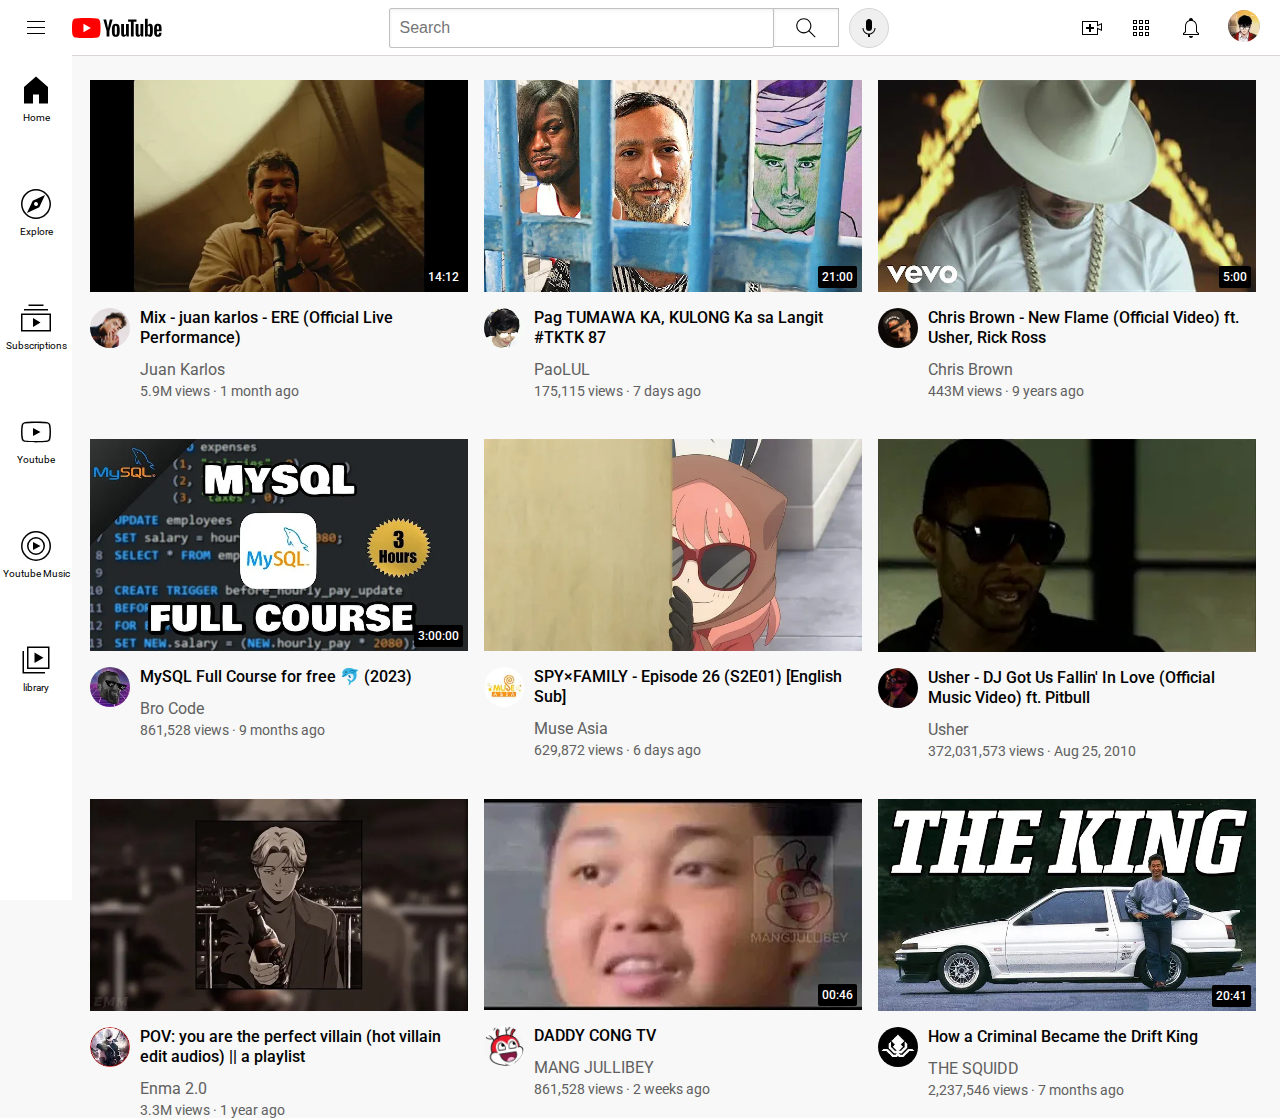
<file: index.html>
<!DOCTYPE html>
<html lang="en">
<head>
    <meta charset="UTF-8">
    <meta name="viewport" content="width=device-width, initial-scale=1.0">
    <title>Youtube</title>
    <style>
        @import url('https://fonts.googleapis.com/css2?family=Roboto:ital,wght@0,100;0,500;1,700&display=swap');
      </style>
    <link rel="stylesheet" href="css files/style.css">
    <link rel="stylesheet" href="css files/header.css">
    <link rel="stylesheet" href="css files/elements.css">
    <link rel="stylesheet" href="css files/sidebar.css">
</head>
<body>
    <div class="header">
       
        <div class="left-section">
            <img class="hamburger-icon" src="images/hamburger-menu.svg" alt="">
            <img class="youtube-icon" src="images/youtube-logo.svg" alt="">
        </div>

        <div class="middle-section">
            <input class="ser-bar" type="text" placeholder="Search">
            <button class="search-button">
                <img class="search-icon" src="images/search.svg" alt="">
            </button>
             <button class="voice-search-button">
                <img class="voice-search-icon" src="images/voice-search-icon.svg">
              </button> 
        </div>
        <div class="right-section">
                <img class="upload-icon" src="images/upload.svg" alt="">
                <img class="youtube-apps-icon" src="images/youtube-apps.svg">
               <img class="notifications-icon" src="images/notifications.svg" alt="">
              <a href="https://www.youtube.com/channel/UCSj-Lfr2G4utFooyC_ey1Gg">
                <img class="current-user-picture" src="images/accpicture.webp" alt="">
              </a>
        </div>
      
    </div>
    <div class="side-bar">
           <div class="sidebar-link">
                <img src="images/home.svg" alt="">
                <div>Home</div>
           </div>
           <div class="sidebar-link">
                <img src="images/explore.svg" alt="">
                <div>Explore</div>
           </div>
           <div class="sidebar-link">
                <img src="images/subscriptions.svg" alt="">
                <div>Subscriptions</div>
           </div>
           <div class="sidebar-link">
                <img src="images/originals.svg" alt="">
                <div>Youtube</div>
           </div>
           <div class="sidebar-link">
                <img src="images/youtube-music.svg" alt="">
                <div>Youtube Music</div>
           </div>
           <div class="sidebar-link">
                <img src="images/library.svg" alt="">
                <div>library</div>
           </div>

    </div>
<div class="video-grid">
    
    <div class="vid-prev"> 
        <div class="thumbnail-row">
            <img class="thumbnail" src="images/ere.webp" alt="era">
            <div class="video-time">
                <p>14:12</p>
            </div>
        </div>    
        <div class="vid-info-grid">
            <div class="channel-picture">
                <img class="profile-picture" src="images/dp1.1.webp" alt="eredp">
                
            </div>
            <div class="vid-info">
                <a class="link-color" href="https://youtu.be/Ohf3czrhCSY?si=dutRUe69DQpAMpDJ" target="__blank">
                    <p class="vid-title">
                        Mix - juan karlos - ERE (Official Live Performance)
                    </p>
                </a>
               
                <p class="video-author">
                    Juan Karlos 
                </p>
                <p class="video-stats">
                    5.9M views 	&#183; 1 month ago
                </p>
            </div>         
        </div> 
    </div>
     
    <div class="vid-prev"> 
        <div class="thumbnail-row">
            <img class="thumbnail" src="images/purkathumbnail.webp" alt="era">
            <div class="video-time">
                <p>21:00</p>
            </div>
        </div>    
        <div class="vid-info-grid">
            <div class="channel-picture">
                <img class="profile-picture" src="images/dppaulul.webp" alt="eredp">
            </div>
            <div class="vid-info">
                <a class="link-color" href="https://youtu.be/k2jvOIXpzGU?si=L6rQIRTHfEOPq_ab" target="_blank">
                    <p class="vid-title">
                        Pag TUMAWA KA, KULONG Ka sa Langit #TKTK 87
                    </p>
                </a>
               
                <p class="video-author">
                    PaoLUL 
                </p>
                <p class="video-stats">
                    175,115 views &#183; 7 days ago
                </p>
            </div>         
        </div> 
    </div>

    <div class="vid-prev"> 
        <div class="thumbnail-row">
            <img class="thumbnail" src="images/flame.webp" alt="era">
            <div class="video-time">
                <p>5:00</p>
            </div>
        </div>    
        <div class="vid-info-grid">
            <div class="channel-picture">
                <img class="profile-picture" src="images/chris.webp" alt="eredp">
            </div>
            <div class="vid-info">
                <a class="link-color" href="https://youtu.be/HwctEiWLe84?si=-73ERFEH9oAzdvCQ" target="__blank">
                    <p class="vid-title">
                        Chris Brown - New Flame (Official Video) ft. Usher, Rick Ross
                    </p>
                </a>
                
                <p class="video-author">
                    Chris Brown 
                </p>
                <p class="video-stats">
                    443M views 	&#183; 9 years ago
                </p>
            </div>         
        </div> 
    </div>
    
    <div class="vid-prev"> 
        <div class="thumbnail-row">
            <img class="thumbnail" src="images/brocodethumbnail.webp" alt="era">
            <div class="video-time">
                <p>3:00:00</p>
            </div>
        </div>    
        <div class="vid-info-grid">
            <div class="channel-picture">
                <img class="profile-picture" src="images/dpbro.webp" alt="eredp">
            </div>
            <div class="vid-info">
                <a class="link-color" href="https://youtu.be/5OdVJbNCSso?si=OMqN63Db2E-8Tnhk" target="_blank">
                    <p class="vid-title">
                        MySQL Full Course for free 🐬 (2023)
                    </p>
                </a>
               
                <p class="video-author">
                    Bro Code
                </p>
                <p class="video-stats">
                    861,528 views &#183; 9 months ago
                </p>
            </div>         
        </div> 
    </div>

    <div class="vid-prev"> 
        <div class="thumbnail-row">
            <img class="thumbnail" src="images/anya.webp" alt="era">
        </div>    
        <div class="vid-info-grid">
            <div class="channel-picture">
                <img class="profile-picture" src="images/dp3.webp" alt="eredp">
            </div>
            <div class="vid-info">
                <p class="vid-title">
                    SPY×FAMILY - Episode 26 (S2E01) [English Sub]
                  
                </p>
                <p class="video-author">
                    Muse Asia
                </p>
                <p class="video-stats">
                    629,872 views 	&#183; 6 days ago 
                </p>
            </div>         
        </div> 
    </div>

    
    
    <div class="vid-prev"> 
        <div class="thumbnail-row">
            <img class="thumbnail" src="images/mqdefault_6s.webp" alt="era">
        </div>    
        <div class="vid-info-grid">
            <div class="channel-picture">
                <img class="profile-picture" src="images/usher.webp" alt="eredp">
            </div>
            <div class="vid-info">
                <p class="vid-title">
                    Usher - DJ Got Us Fallin' In Love (Official Music Video) ft. Pitbull
                </p>
                <p class="video-author">
                    Usher
                </p>
                <p class="video-stats">
                    372,031,573 views &#183; Aug 25, 2010 
                </p>
            </div>         
        </div> 
    </div>

    <div class="vid-prev"> 
        <div class="thumbnail-row">
            <img class="thumbnail" src="images/johan.webp" alt="era">
        </div>    
        <div class="vid-info-grid">
            <div class="channel-picture">
               <img class="profile-picture" src="images/dpjohan.webp" alt="">
            </div>
            <div class="vid-info">
                <p class="vid-title">
                    POV: you are the perfect villain (hot villain edit audios) || a playlist
                </p>
                <p class="video-author">
                   Enma 2.0
                </p>
                <p class="video-stats">
                    3.3M views 	&#183; 1 year ago
                </p>
            </div>         
        </div> 
    </div>
    
    <div class="vid-prev"> 
        <div class="thumbnail-row">
            <img class="thumbnail" src="images/a.webp" alt="era">
            <div class="video-time">
                <p>00:46</p>
            </div>
        </div>    
        <div class="vid-info-grid">
            <div class="channel-picture">
                <img class="profile-picture" src="images/dpmang.webp" alt="eredp">
            </div>
            <div class="vid-info">
                <a class="link-color" href="https://youtu.be/lj9cxsVWgN8?si=eU7uBKSMJX7Vl2b7" target="_blank">
                    <p class="vid-title">
                       DADDY CONG TV
                    </p>
                </a>
               
                <p class="video-author">
                    MANG JULLIBEY
                </p>
                <p class="video-stats">
                    861,528 views &#183; 2 weeks ago
                </p>
            </div>         
        </div> 
    </div>

    <div class="vid-prev"> 
        <div class="thumbnail-row">
            <img class="thumbnail" src="images/86thumbnail.webp" alt="era">
            <div class="video-time">
                <p>20:41</p>
            </div>
        </div>    
        <div class="vid-info-grid">
            <div class="channel-picture">
                <img class="profile-picture" src="images/dp86.webp" alt="eredp">
            </div>
            <div class="vid-info">
                <a class="link-color" href="https://youtu.be/lj9cxsVWgN8?si=eU7uBKSMJX7Vl2b7" target="_blank">
                    <p class="vid-title">
                        How a Criminal Became the Drift King 
                    </p>
                </a>
               
                <p class="video-author">
                    THE SQUIDD 
                </p>
                <p class="video-stats">
                    2,237,546 views  &#183; 7 months ago
                </p>
            </div>         
        </div> 
    </div>

</div>
</body>
</html>
</file>
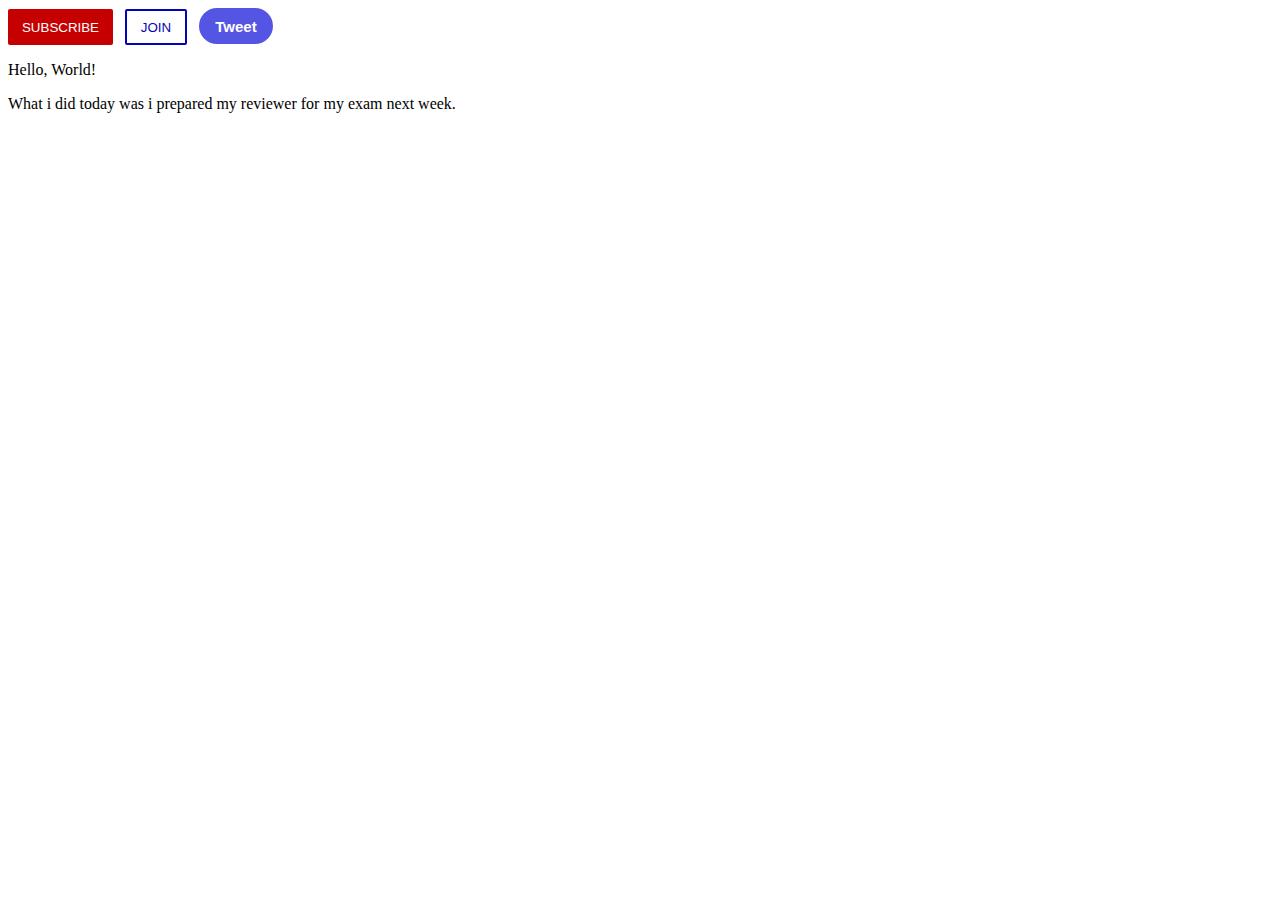
<file: basic_syntax_html_css/index.html>
<!DOCTYPE html>
<html lang="en">
<head>
  <meta charset="UTF-8">
  <meta name="viewport" content="width=device-width, initial-scale=1.0">
  <title>Hello!!!</title>
  <link rel="stylesheet" href="Buttons1.css">
  
</head>
<body>
  <button class="sub-btn1">SUBSCRIBE</button>
  <button class="join-btn2">JOIN</button>
  <button class="tweet-btn3">Tweet</button>
  <p>Hello, World!</p>
  <p>What i did today was i prepared my reviewer for my exam next week.</p>
</body>
</html>
</file>
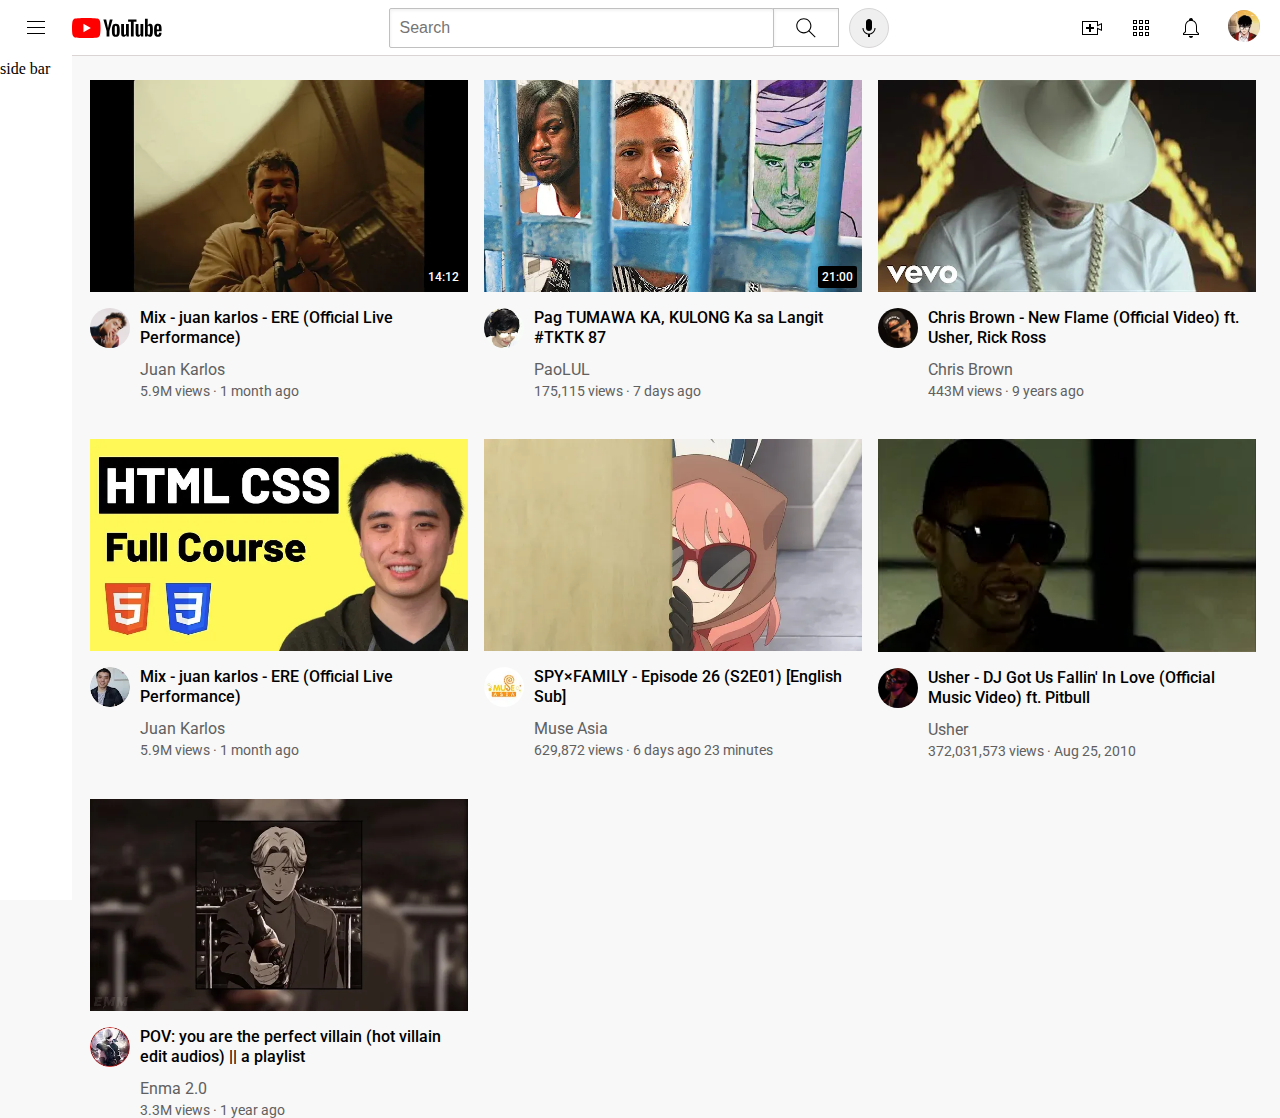
<file: main.html>
<!DOCTYPE html>
<html lang="en">
<head>
    <meta charset="UTF-8">
    <meta name="viewport" content="width=device-width, initial-scale=1.0">
    <title>Youtube</title>
    <style>
        @import url('https://fonts.googleapis.com/css2?family=Roboto:ital,wght@0,100;0,500;1,700&display=swap');
      </style>
    <link rel="stylesheet" href="style.css">
    <link rel="stylesheet" href="css files/header.css">
    <link rel="stylesheet" href="css files/elements.css">
    <link rel="stylesheet" href="css files/sidebar.css">
</head>
<body>
    <div class="header">
       
        <div class="left-section">
            <img class="hamburger-icon" src="images/hamburger-menu.svg" alt="">
            <img class="youtube-icon" src="images/youtube-logo.svg" alt="">
        </div>

        <div class="middle-section">
            <input class="ser-bar" type="text" placeholder="Search">
            <button class="search-button">
                <img class="search-icon" src="images/search.svg" alt="">
            </button>
            <button class="voice-search-button">
                <img class="voice-search-icon" src="images/voice-search-icon.svg">
              </button>
        </div>
        <div class="right-section">
                <img class="upload-icon" src="images/upload.svg" alt="">
                <img class="youtube-apps-icon" src="images/youtube-apps.svg">
               <img class="notifications-icon" src="images/notifications.svg" alt="">
              <a href="https://www.youtube.com/channel/UCSj-Lfr2G4utFooyC_ey1Gg">
                <img class="current-user-picture" src="images/accpicture.webp" alt="">
              </a>
        </div>
      
    </div>
    <div class="side-bar">
            side bar
    </div>
<div class="video-grid">
    
    <div class="vid-prev"> 
        <div class="thumbnail-row">
            <img class="thumbnail" src="images/ere.webp" alt="era">
            <div class="video-time">
                <p>14:12</p>
            </div>
        </div>    
        <div class="vid-info-grid">
            <div class="channel-picture">
                <img class="profile-picture" src="images/dp1.1.webp" alt="eredp">
                
            </div>
            <div class="vid-info">
                <a class="link-color" href="https://youtu.be/Ohf3czrhCSY?si=dutRUe69DQpAMpDJ" target="__blank">
                    <p class="vid-title">
                        Mix - juan karlos - ERE (Official Live Performance)
                    </p>
                </a>
               
                <p class="video-author">
                    Juan Karlos 
                </p>
                <p class="video-stats">
                    5.9M views 	&#183; 1 month ago
                </p>
            </div>         
        </div> 
    </div>
     
    <div class="vid-prev"> 
        <div class="thumbnail-row">
            <img class="thumbnail" src="images/purkathumbnail.webp" alt="era">
            <div class="video-time">
                <p>21:00</p>
            </div>
        </div>    
        <div class="vid-info-grid">
            <div class="channel-picture">
                <img class="profile-picture" src="images/dppaulul.webp" alt="eredp">
            </div>
            <div class="vid-info">
                <a class="link-color" href="https://youtu.be/k2jvOIXpzGU?si=L6rQIRTHfEOPq_ab" target="_blank">
                    <p class="vid-title">
                        Pag TUMAWA KA, KULONG Ka sa Langit #TKTK 87
                    </p>
                </a>
               
                <p class="video-author">
                    PaoLUL 
                </p>
                <p class="video-stats">
                    175,115 views &#183; 7 days ago
                </p>
            </div>         
        </div> 
    </div>

    <div class="vid-prev"> 
        <div class="thumbnail-row">
            <img class="thumbnail" src="images/flame.webp" alt="era">
        </div>    
        <div class="vid-info-grid">
            <div class="channel-picture">
                <img class="profile-picture" src="images/chris.webp" alt="eredp">
            </div>
            <div class="vid-info">
                <a class="link-color" href="https://youtu.be/HwctEiWLe84?si=-73ERFEH9oAzdvCQ" target="__blank">
                    <p class="vid-title">
                        Chris Brown - New Flame (Official Video) ft. Usher, Rick Ross
                    </p>
                </a>
                
                <p class="video-author">
                    Chris Brown 
                </p>
                <p class="video-stats">
                    443M views 	&#183; 9 years ago
                </p>
            </div>         
        </div> 
    </div>
    
    <div class="vid-prev"> 
        <div class="thumbnail-row">
            <img class="thumbnail" src="images/hq720.webp" alt="era">
        </div>    
        <div class="vid-info-grid">
            <div class="channel-picture">
                <img class="profile-picture" src="images/dp2.webp" alt="eredp">
            </div>
            <div class="vid-info">
                <p class="vid-title">
                    Mix - juan karlos - ERE (Official Live Performance)
                </p>
                <p class="video-author">
                    Juan Karlos 
                </p>
                <p class="video-stats">
                    5.9M views 	&#183; 1 month ago
                </p>
            </div>         
        </div> 
    </div>

    <div class="vid-prev"> 
        <div class="thumbnail-row">
            <img class="thumbnail" src="images/anya.webp" alt="era">
        </div>    
        <div class="vid-info-grid">
            <div class="channel-picture">
                <img class="profile-picture" src="images/dp3.webp" alt="eredp">
            </div>
            <div class="vid-info">
                <p class="vid-title">
                    SPY×FAMILY - Episode 26 (S2E01) [English Sub]
                  
                </p>
                <p class="video-author">
                    Muse Asia
                </p>
                <p class="video-stats">
                    629,872 views 	&#183; 6 days ago 23 minutes
                </p>
            </div>         
        </div> 
    </div>

    
    
    <div class="vid-prev"> 
        <div class="thumbnail-row">
            <img class="thumbnail" src="images/mqdefault_6s.webp" alt="era">
        </div>    
        <div class="vid-info-grid">
            <div class="channel-picture">
                <img class="profile-picture" src="images/usher.webp" alt="eredp">
            </div>
            <div class="vid-info">
                <p class="vid-title">
                    Usher - DJ Got Us Fallin' In Love (Official Music Video) ft. Pitbull
                </p>
                <p class="video-author">
                    Usher
                </p>
                <p class="video-stats">
                    372,031,573 views &#183; Aug 25, 2010 
                </p>
            </div>         
        </div> 
    </div>

    <div class="vid-prev"> 
        <div class="thumbnail-row">
            <img class="thumbnail" src="images/johan.webp" alt="era">
        </div>    
        <div class="vid-info-grid">
            <div class="channel-picture">
               <img class="profile-picture" src="images/dpjohan.webp" alt="">
            </div>
            <div class="vid-info">
                <p class="vid-title">
                    POV: you are the perfect villain (hot villain edit audios) || a playlist
                </p>
                <p class="video-author">
                   Enma 2.0
                </p>
                <p class="video-stats">
                    3.3M views 	&#183; 1 year ago
                </p>
            </div>         
        </div> 
    </div>

</div>
</body>
</html>
</file>
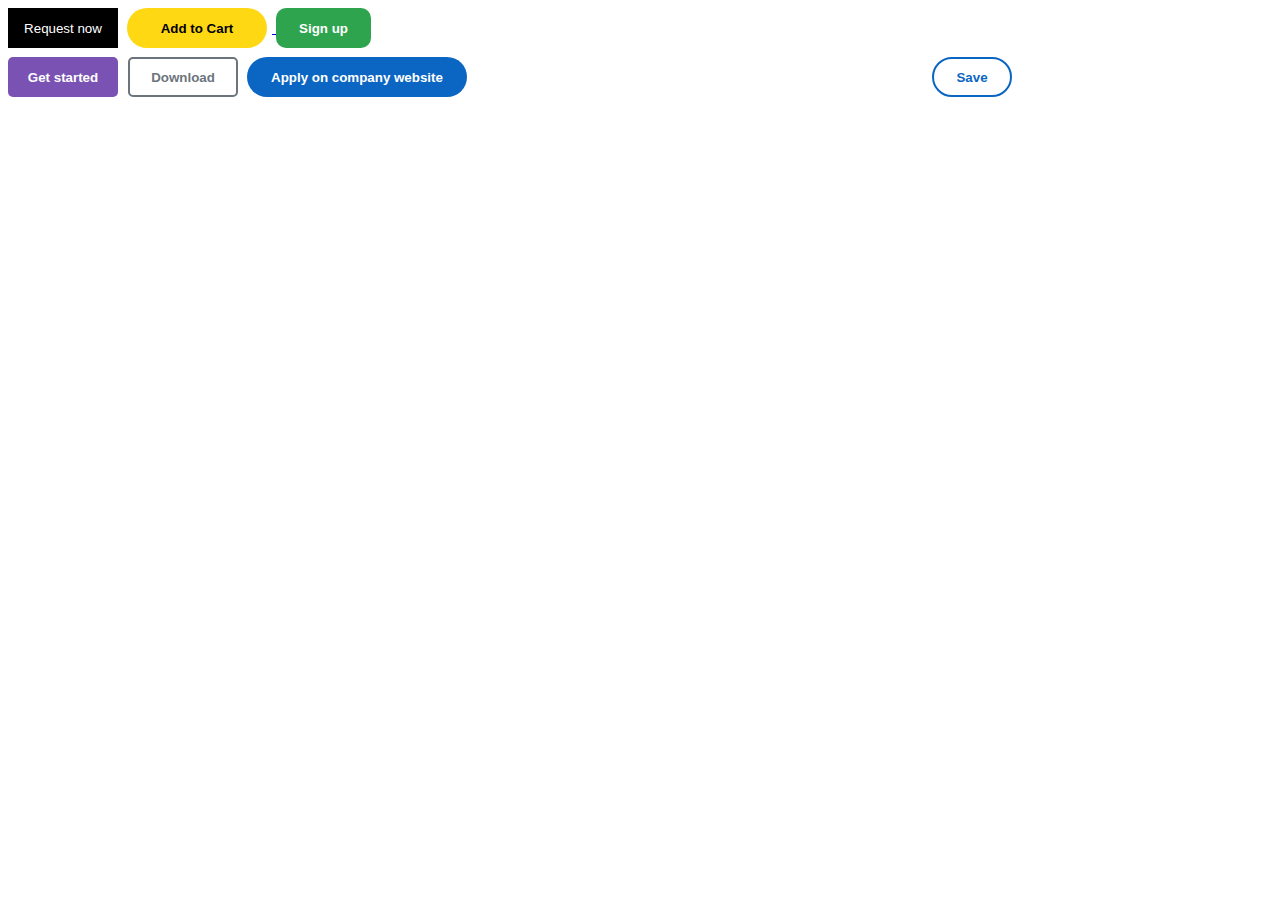
<file: basic_syntax_html_css/lesson2_Exercise.html>
<!DOCTYPE html>
<html lang="en">
<head>
    <meta charset="UTF-8">
    <meta name="viewport" content="width=device-width, initial-scale=1.0">
    <title>Document</title>
    <link rel="stylesheet" href="style1.css">
</head>
<body>
    <button class="req-btn1">Request now</button>
    <a href="Challengw_exercise_amazon.html" target="__blank">
        <button class="addtocart-btn2">Add to Cart</button>
    </a>
    <button class="signup-btn3">Sign up</button>
    <button class="get-btn4">Get started</button>
    <button class="dl-btn5">Download</button>
    <button class="Apply-btn6">Apply on company website</button>
    <button class="save-btn7">Save</button>
    
   
</body>
</html>
</file>
<file: css files/style.css>
.thumbnail{
    cursor: pointer;
    width: 100%;
}

.vid-title{
    margin-top: 0px;
    font-size: 16px;
    font-family: Roboto;
    font-weight: 500;
    line-height: 20px;
    margin-bottom: 12px;
    cursor: pointer;

}
.vid-info-grid{
    display: grid;
    grid-template-columns: 50px 1fr;
}
.profile-picture{
    width: 40px;
    border-radius: 50px;
}
.thumbnail-row {
    margin-bottom: 12px;
    position: relative;
}
.video-author, .video-stats{
    color: #606060;
}
.video-author{
    font-size: 16px;
    margin-bottom: 4px;
}
.video-stats{
    font-size: 14px;
}
.video-time {
    font-family: Roboto;
    font-size: 12px;
    font-weight: 500;
    background-color: black;
    color: white;
    display: inline-block;
    position: absolute;
    right: 5px;
    bottom: 8px;
    padding-top: 4px;
    padding-bottom: 4px;
    padding-left: 4px;
    padding-right: 4px;
    border-radius: 2px;
    

}
.video-grid {
    display: grid;
    grid-template-columns: 1fr 1fr 1fr;
    column-gap: 16px; /* gap for each video preview same goes to row */
    row-gap: 40px;             
  }

  
  @media screen and (max-width: 800px){
    
    .video-grid{
         display: flex;
      flex-direction: column;
    }
    
}
.link-color{
    color: black;
    text-decoration: none;
}
</file>
<file: css files/header.css>
.header {
    display: flex;
    flex-direction: row;
    height: 55px;
    justify-content: space-between;
    position: fixed;
    top: 0;
    left: 0;
    right: 0;
    background-color: white;
    border-color: rgb(202, 198, 198);
    border-bottom-width: 1px;
    border-bottom-style:  solid;
    border-bottom-color: rgb(218, 212, 212);
    z-index: 100;
}
.ser-bar{
    flex: 1;
    height: 36px;
    padding-left: 10px;
    font-size: 16px;
    border-width: 1px;
    border-style: solid;
    border-color: rgb(192, 192, 192);
    border-radius: 2px;
    box-shadow: inset 1px 2px 3px rgba(0, 0, 0, 0.05);
    width: 0;
        
}
.left-section{
    display: flex;
    align-items: center;
    justify-content: space-between;
    
}

.youtube-icon {
    height: 20px;
  
}
.hamburger-icon {
    height: 24px;
    margin-left: 24px;
    margin-right: 24px;
}

.middle-section{
    flex: 1;
    margin-left: 70px;
    margin-right: 35px;
    max-width: 500px;
    display: flex;
    align-items: center;
}
.search-bar::placeholder {
    font-family: Roboto, Arial;
    font-size: 16px;
  }
.search-button {
    height: 39px;
    width: 66px;
    margin-left: -1px;
    margin-right: 10px;
    border-width: 1px;
    border-style: solid;
    border-color: rgb(192, 192, 192);
    background-color: white;
    box-shadow: inset 1px 2px 3px rgba(0, 0, 0, 0.05);
}
.search-icon{
    height: 26px;
    margin-top: 4px;
   
    
}
.voice-search-button{
    height: 40px;
    width: 40px;
    border-radius: 20px;
    border-style: solid;
    border-width: 1px;
    border-color: rgb(215, 213, 213);
}
.voice-search-icon {
    height: 24px;
    margin-top: 4px;
}
.right-section{
    width: 180px;
    margin-right: 20px;
    display: flex;
    align-items: center;
    justify-content: space-between;
    flex-shrink: 0;
   
}
.upload-icon {
    height: 24px;
}
.youtube-apps-icon{
    height: 24px;
}
.notifications-icon{
    height: 24px;
}
.notifications-icon:hover, .current-user-picture:hover, .upload-icon:hover, .youtube-apps-icon:hover{
    filter: drop-shadow(rgba(188, 46, 46, 0.05));
    opacity: 0.5;
    border-radius: 16px;
}
.current-user-picture {
    height: 32px;
    border-radius: 16px;
}
@media screen and (max-width: 800px){
    .youtube-icon {
        height: 100%;
        max-height: 15px;
    }
    .middle-section{
        flex: 1;
        margin-left: 10px;
        margin-right: 30px;
        max-width: 500px;
        display: flex;
        align-items: center;
    }
    .ser-bar{
        flex: 1;
        height: 30px;
        padding-left: 10px;
        font-size: 16px;
        border-width: 1px;
        border-style: solid;
        border-color: rgb(192, 192, 192);
        border-radius: 2px;
        box-shadow: inset 1px 2px 3px rgba(0, 0, 0, 0.05);
        width: 70px;
            
    }
    .search-button {
        height: 20px;
        width: 20px;
        margin-left: -1px;
        margin-right: 5px;
        border-width: 1px;
        border-style: solid;
        border-color: rgb(192, 192, 192);
        background-color: white;
        box-shadow: inset 1px 2px 3px rgba(0, 0, 0, 0.05);
        display: none;
    }
    .search-icon{
        height: 100%;
        margin-top: 2px;
        max-height: 26px;
        display: none;
    }
    .voice-search-button{
        display: none;
    }

    .right-section{
        width: 180px;
        margin-right: 20px;
        display: flex;
        align-items: center;
        justify-content: space-between;
        flex-shrink: 0;
        position: relative;
       
    }
    .upload-icon {
        height: 24px;
        display: none;
    }
    .youtube-apps-icon{
        height: 24px;
        display: none;
    }
    .notifications-icon{
        height: 24px;
    
    }
    .current-user-picture {
        height: 32px;
        border-radius: 16px;
        position: absolute;
        right: 0;
        top: 13px;
        left: 45px;
    }
}
</file>
<file: css files/elements.css>
p{
    font-family: Roboto;
    margin-top: 0px;
    margin-bottom: 0px;
}
body{
    margin: 0;
    padding-top: 80px;
    padding-left: 90px;
    padding-right: 24px;
    
    background-color: rgb(248, 248, 248);
}
img {
    cursor: pointer;
}
</file>
<file: css files/sidebar.css>
.side-bar{
    position: fixed;
    left: 0;
    bottom: 0;
    top: 55px;
    background-color: white;
    width: 100%;
    max-width: 72px;
    z-index: 200;
    padding-top: 5px;
}

.sidebar-link{
    margin-bottom: 40px;
    height: 100%;
    max-height: 74px;
    display: flex;
    justify-content: center;  
    align-items: center;
    flex-direction: column;
}
.sidebar-link:hover{
    background-color: rgb(235, 235, 235);
}
.side-bar img {
    height: 100%;
    max-height: 36px;
    margin-bottom: 4px;
    cursor: pointer;
}

.side-bar div {
    font-size: 10px;
    font-family: Roboto;
}

@media screen and (max-width: 800px) {
    .side-bar{
        width: 100%;
        max-width: 72px;
        display: flex;
        flex-direction: column;
        justify-content: center;
        align-items: center;
       
    }
    .sidebar-link{
       
        height: 100%;
        max-height: 74px;
        display: flex;
        justify-content: center;  
        align-items: center;
        flex-direction: column;
    }
    .side-bar img {
        height: 100%;
        max-height: 30px;
        margin-bottom: 2px;
        cursor: pointer;
    }
}
</file>
<file: basic_syntax_html_css/Buttons1.css>
.sub-btn1{
    background-color: rgb(198, 0, 0);
    color: white;
    border: none;
    height: 36px;
    width: 105px;
    border-radius: 2px;
    cursor: pointer;
    margin-right: 8px;
   }
   .join-btn2{
    background-color: white;
    color: rgb(4, 4, 179);
    height: 36px;
    width: 62px;
    cursor: pointer;
    border-radius: 2px;
    border-color: rgb(4, 4, 179);
    border-style: solid;
    margin-right: 8px;
   }
   .tweet-btn3{
    background-color: rgb(85, 85, 227);
    border-color: rgb(85, 85, 201);
    border: none;
    border-radius: 18px;
    color: white;
    cursor: pointer;
    font-size: 15px;
    font-weight: bold;
    height: 36px;
    width: 74px;
   }
   .img_elgato{
   margin-top: 100px;
   width: 300px;
   }
</file>
<file: style.css>
.thumbnail{
    cursor: pointer;
    width: 100%;
}

.vid-title{
    margin-top: 0px;
    font-size: 16px;
    font-family: Roboto;
    font-weight: 500;
    line-height: 20px;
    margin-bottom: 12px;
    cursor: pointer;

}
.vid-info-grid{
    display: grid;
    grid-template-columns: 50px 1fr;
}
.profile-picture{
    width: 40px;
    border-radius: 50px;
}
.thumbnail-row {
    margin-bottom: 12px;
    position: relative;
}
.video-author, .video-stats{
    color: #606060;
}
.video-author{
    font-size: 16px;
    margin-bottom: 4px;
}
.video-stats{
    font-size: 14px;
}
.video-time {
    font-family: Roboto;
    font-size: 12px;
    font-weight: 500;
    background-color: black;
    color: white;
    display: inline-block;
    position: absolute;
    right: 5px;
    bottom: 8px;
    padding-top: 4px;
    padding-bottom: 4px;
    padding-left: 4px;
    padding-right: 4px;
    border-radius: 2px;
    

}
.video-grid {
    display: grid;
    grid-template-columns: 1fr 1fr 1fr;
    column-gap: 16px; /* gap for each video preview same goes to row */
    row-gap: 40px;             
  }

.link-color{
    color: black;
    text-decoration: none;
}
</file>
<file: basic_syntax_html_css/style1.css>
.req-btn1{
    background-color: black;
    color: white;
    width: 110px;
    height: 40px;
    border: none;
    margin-right: 5px;
}

.addtocart-btn2{
    background-color: rgb(255, 216, 20);
    color: black;
    height: 40px;
    width: 140px;
    border: none;
    border-radius: 20px;
    font-weight: bold;
    margin-right: 5px;
}
.addtocart-btn2:hover{
    opacity: 0.5;
}
.signup-btn3{
    background-color: rgb(46,164,79);
    color: white;
    width: 95px;
    height: 40px;
    border: none;
    border-radius: 10px;
    font-weight: bold;
    
       
}
.get-btn4{
    background-color: rgb(121,82,179);
    color: white;
    font-weight: bold;
    width: 110px;
    height: 40px;
    border: none;
    border-radius: 5px;
    position: absolute;
    left: 8px;
    top: 57px;
    
}
.dl-btn5{
    background-color: white;
    color: rgb(108, 117, 125);
    font-weight: bold;
    border-color: rgb(108, 117, 125);
    border-radius: 5px;
    border-style: solid;
    width: 110px;
    height: 40px;
    position: absolute;
    left: 128px;
    top: 57px;
}
.Apply-btn6{
    background-color: rgb(10, 102, 194);
    color: white;
    font-weight: bold;
    border: none;
    height: 40px;
    border-radius: 20px;
    width: 220px;
    position: absolute;
    left: 247px;
    top: 57px;
}
.save-btn7{
    background-color: white;
    color: rgb(10, 102, 194);
    font-weight: bold;
    border-color: rgb(10, 102, 194);
    border-radius: 20px;
    border-style: solid;
    height: 40px;
    width: 80px;
    position: absolute;
    right: 268px;
    top: 57px;
}
button{
    cursor: pointer;
}
.img_elgato{
    width: 100px;
}
</file>
